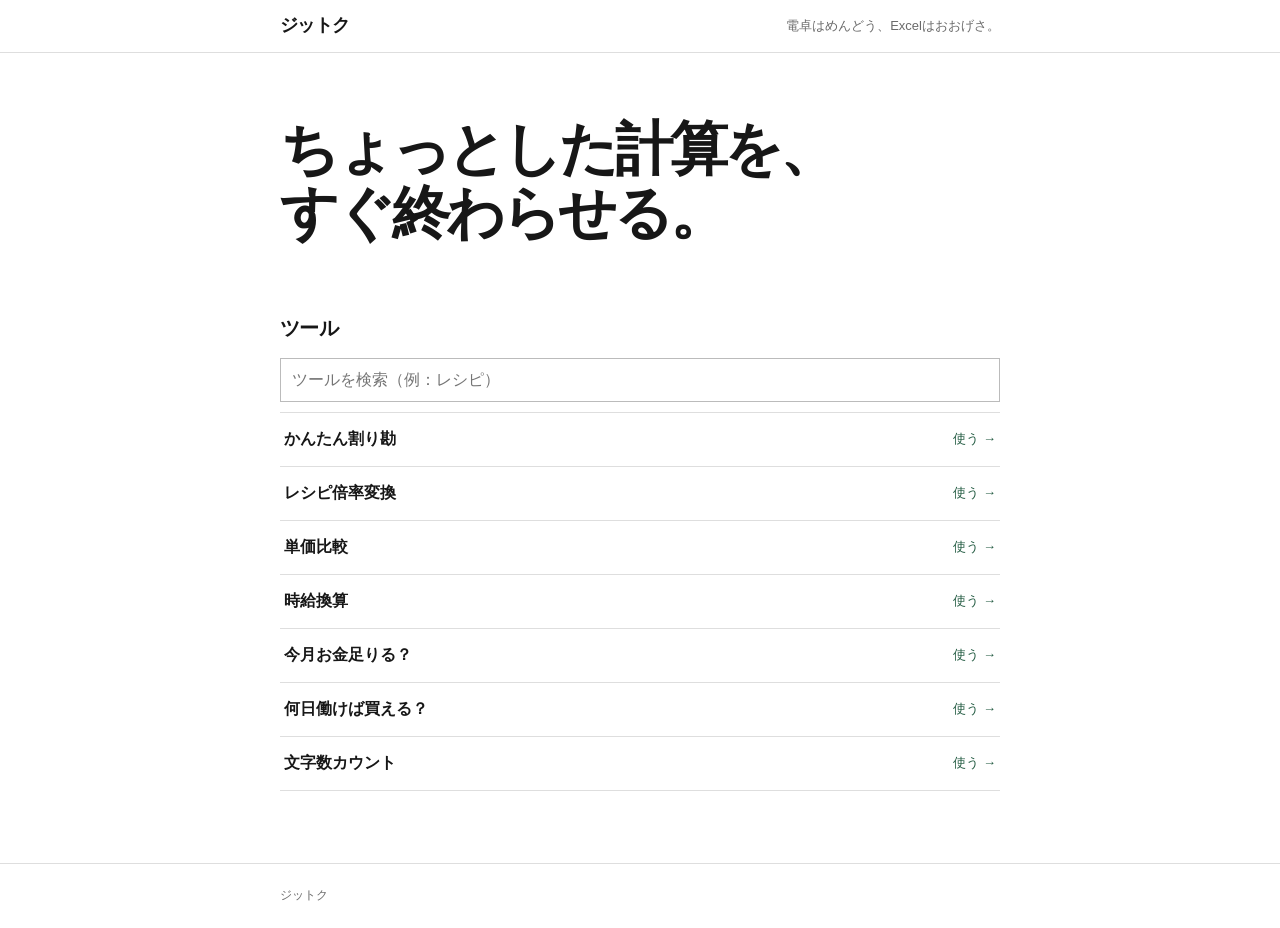
<file: index.html>
<!doctype html>
<html lang="ja">
<head>
  <meta charset="utf-8">
  <meta name="viewport" content="width=device-width,initial-scale=1">
  <meta name="description" content="割り勘、レシピの人数変更、100g・1Lあたりの単価比較、文字数カウントなど、日常のちょっと面倒な計算を無料で。">
  <meta name="robots" content="index,follow">
  <title>ジットク｜ちょっとした計算を、すぐ終わらせる。</title>
  <link rel="stylesheet" href="styles.css">
</head>
<body>
  <header><div class="wrap topbar"><a class="logo" href="./">ジットク</a><span>電卓はめんどう、Excelはおおげさ。</span></div></header>
  <main class="wrap">
    <section class="intro">
      <h1>ちょっとした計算を、<br>すぐ終わらせる。</h1>
    </section>
    <section class="tools" aria-labelledby="tools-title">
      <h2 id="tools-title">ツール</h2>
      <label class="tool-search"><span class="sr-only">ツールを検索</span><input id="tool-search" type="search" placeholder="ツールを検索（例：レシピ）" autocomplete="off"></label>
      <div class="tool-list"><a class="tool-row" href="./warikan/" data-search="かんたん割り勘 精算 飲み会 立替 1次会 2次会 参加者"><strong>かんたん割り勘</strong><span>使う →</span></a>
        <a class="tool-row" href="./recipe/" data-search="レシピ倍率変換 料理 人数 食材 分量 何人前"><strong>レシピ倍率変換</strong><span>使う →</span></a>
        <a class="tool-row" href="./unit-price/" data-search="単価比較 単位あたり 100g 1L グラム ミリリットル kg 安い 値段"><strong>単価比較</strong><span>使う →</span></a>
        <a class="tool-row" href="./hourly-wage/" data-search="時給換算 給料 月給 手取り 労働時間 実質時給"><strong>時給換算</strong><span>使う →</span></a>
        <a class="tool-row" href="./cashflow/" data-search="今月お金足りる お金 足りる 今月もつ 口座 残高 家計 給料 カード 家賃 支払い"><strong>今月お金足りる？</strong><span>使う →</span></a>
        <a class="tool-row" href="./work-to-buy/" data-search="何日働けば買える 価格 時給 労働 欲しいもの 買える"><strong>何日働けば買える？</strong><span>使う →</span></a>
        <a class="tool-row" href="./character-count/" data-search="文字数カウント 文字数 文字 カウント テキスト 文章"><strong>文字数カウント</strong><span>使う →</span></a></div>
      <p id="tool-search-empty" class="tool-search-empty" hidden>該当するツールはありません。</p>
    </section>
  </main>
  <footer><div class="wrap">ジットク</div></footer>
  <script src="app.js" defer></script>
</body>
</html>
</file>
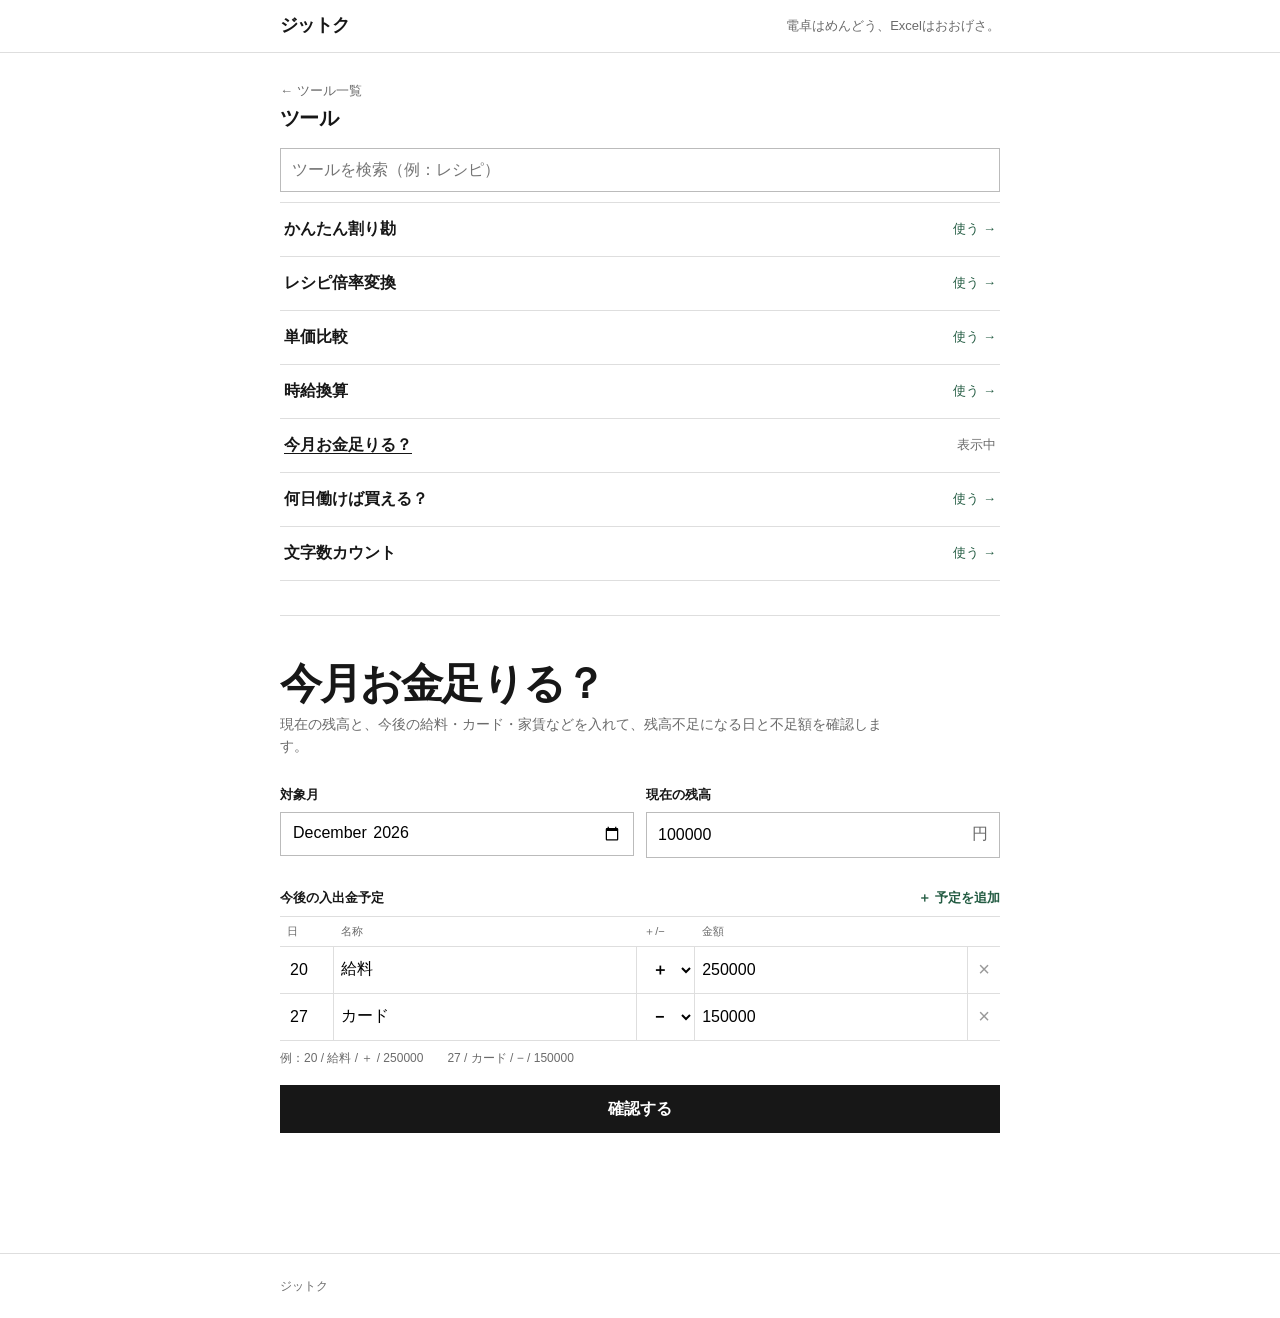
<file: cashflow/index.html>
<!doctype html>
<html lang="ja">
<head>
  <meta charset="utf-8">
  <meta name="viewport" content="width=device-width,initial-scale=1">
  <meta name="description" content="現在の口座残高と今後の給料・カード・家賃などを入力し、今月お金が足りるか、残高不足になる日と最低必要額を無料で計算します。">
  <meta name="robots" content="index,follow">
  <title>今月お金足りる？残高不足になる日を計算｜ジットク</title>
  <link rel="stylesheet" href="../styles.css">
</head>
<body>
  <header><div class="wrap topbar"><a class="logo" href="../">ジットク</a><span>電卓はめんどう、Excelはおおげさ。</span></div></header>
  <main class="wrap tool-page">
    <a class="back-link" href="../">← ツール一覧</a>
    <section class="tools" aria-labelledby="tools-title">
      <h2 id="tools-title">ツール</h2>
      <label class="tool-search"><span class="sr-only">ツールを検索</span><input id="tool-search" type="search" placeholder="ツールを検索（例：レシピ）" autocomplete="off"></label>
      <div class="tool-list"><a class="tool-row" href="../warikan/" data-search="かんたん割り勘 精算 飲み会 立替 1次会 2次会 参加者"><strong>かんたん割り勘</strong><span>使う →</span></a>
        <a class="tool-row" href="../recipe/" data-search="レシピ倍率変換 料理 人数 食材 分量 何人前"><strong>レシピ倍率変換</strong><span>使う →</span></a>
        <a class="tool-row" href="../unit-price/" data-search="単価比較 単位あたり 100g 1L グラム ミリリットル kg 安い 値段"><strong>単価比較</strong><span>使う →</span></a>
        <a class="tool-row" href="../hourly-wage/" data-search="時給換算 給料 月給 手取り 労働時間 実質時給"><strong>時給換算</strong><span>使う →</span></a>
        <a class="tool-row current" href="../cashflow/" data-search="今月お金足りる お金 足りる 今月もつ 口座 残高 家計 給料 カード 家賃 支払い"><strong>今月お金足りる？</strong><span>表示中</span></a>
        <a class="tool-row" href="../work-to-buy/" data-search="何日働けば買える 価格 時給 労働 欲しいもの 買える"><strong>何日働けば買える？</strong><span>使う →</span></a>
        <a class="tool-row" href="../character-count/" data-search="文字数カウント 文字数 文字 カウント テキスト 文章"><strong>文字数カウント</strong><span>使う →</span></a></div>
      <p id="tool-search-empty" class="tool-search-empty" hidden>該当するツールはありません。</p>
    </section>
    
    <section class="calculator">
      <div class="section-title"><h1>今月お金足りる？</h1><p>現在の残高と、今後の給料・カード・家賃などを入れて、残高不足になる日と不足額を確認します。</p></div>
      <form id="month-survival-form">
        <div class="field-grid two-col">
          <label><span>対象月</span><input id="cash-month" class="text-input" type="month" required></label>
          <label><span>現在の残高</span><div class="unit-input"><input id="current-balance" type="number" step="1" inputmode="numeric" value="100000" required><span>円</span></div></label>
        </div>
        <div class="ingredients-title cash-heading"><strong>今後の入出金予定</strong><button id="add-cashflow" class="link-button" type="button">＋ 予定を追加</button></div>
        <div class="cashflow-table" aria-label="今後の入出金予定"><div class="cashflow-header" aria-hidden="true"><span>日</span><span>名称</span><span>＋/−</span><span>金額</span><span></span></div><div id="cashflow-list" class="cashflow-list"></div></div>
        <p class="hint">例：20 / 給料 / ＋ / 250000　　27 / カード / − / 150000</p>
        <button class="submit" type="submit">確認する</button>
      </form>
      <section id="cash-result" class="result" hidden aria-live="polite"><h3 id="cash-result-title"></h3><p id="cash-result-summary" class="answer-text"></p><div id="cash-result-list" class="cash-result-list"></div></section>
    </section>
  </main>
  <footer><div class="wrap">ジットク</div></footer>
  <script src="../app.js" defer></script>
</body>
</html>
</file>
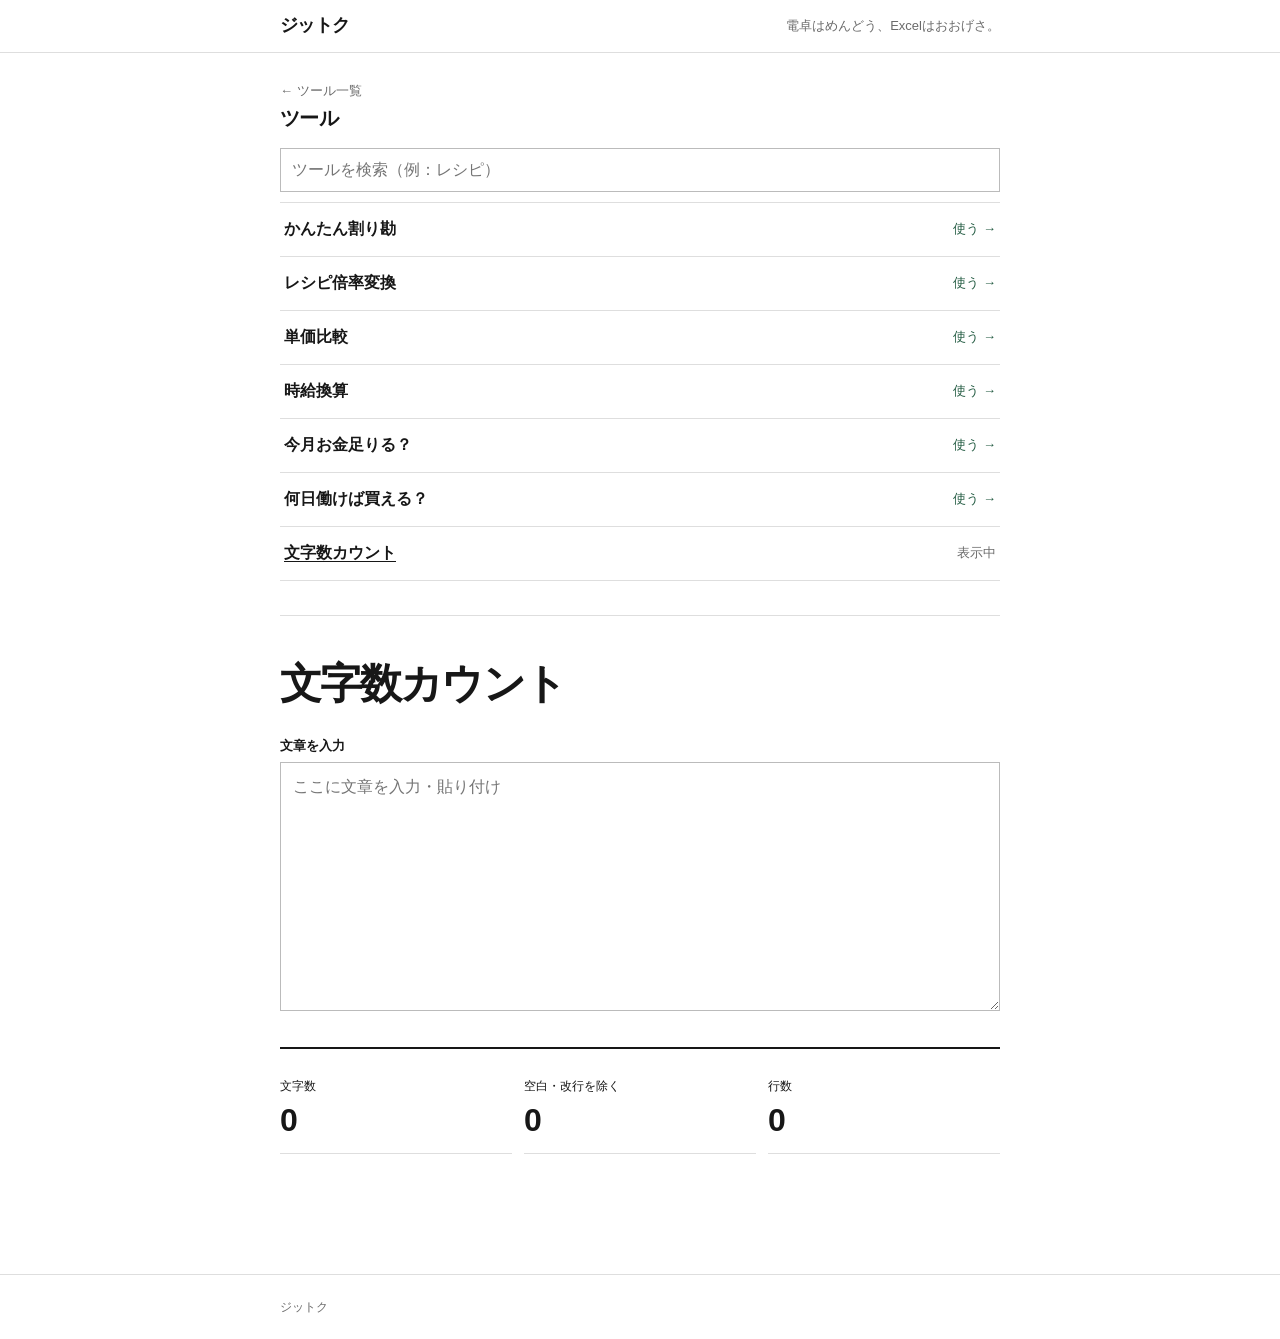
<file: character-count/index.html>
<!doctype html>
<html lang="ja">
<head>
  <meta charset="utf-8">
  <meta name="viewport" content="width=device-width,initial-scale=1">
  <meta name="description" content="文章の文字数をすぐにカウント。空白・改行を含む文字数、除いた文字数、行数を無料で確認できます。">
  <meta name="robots" content="index,follow">
  <title>文字数カウント・行数確認｜ジットク</title>
  <link rel="stylesheet" href="../styles.css">
</head>
<body>
  <header><div class="wrap topbar"><a class="logo" href="../">ジットク</a><span>電卓はめんどう、Excelはおおげさ。</span></div></header>
  <main class="wrap tool-page">
    <a class="back-link" href="../">← ツール一覧</a>
    <section class="tools" aria-labelledby="tools-title">
      <h2 id="tools-title">ツール</h2>
      <label class="tool-search"><span class="sr-only">ツールを検索</span><input id="tool-search" type="search" placeholder="ツールを検索（例：レシピ）" autocomplete="off"></label>
      <div class="tool-list"><a class="tool-row" href="../warikan/" data-search="かんたん割り勘 精算 飲み会 立替 1次会 2次会 参加者"><strong>かんたん割り勘</strong><span>使う →</span></a>
        <a class="tool-row" href="../recipe/" data-search="レシピ倍率変換 料理 人数 食材 分量 何人前"><strong>レシピ倍率変換</strong><span>使う →</span></a>
        <a class="tool-row" href="../unit-price/" data-search="単価比較 単位あたり 100g 1L グラム ミリリットル kg 安い 値段"><strong>単価比較</strong><span>使う →</span></a>
        <a class="tool-row" href="../hourly-wage/" data-search="時給換算 給料 月給 手取り 労働時間 実質時給"><strong>時給換算</strong><span>使う →</span></a>
        <a class="tool-row" href="../cashflow/" data-search="今月お金足りる お金 足りる 今月もつ 口座 残高 家計 給料 カード 家賃 支払い"><strong>今月お金足りる？</strong><span>使う →</span></a>
        <a class="tool-row" href="../work-to-buy/" data-search="何日働けば買える 価格 時給 労働 欲しいもの 買える"><strong>何日働けば買える？</strong><span>使う →</span></a>
        <a class="tool-row current" href="../character-count/" data-search="文字数カウント 文字数 文字 カウント テキスト 文章"><strong>文字数カウント</strong><span>表示中</span></a></div>
      <p id="tool-search-empty" class="tool-search-empty" hidden>該当するツールはありません。</p>
    </section>
    
    <section class="calculator">
      <div class="section-title"><h1>文字数カウント</h1></div>
      <label for="count-text"><span>文章を入力</span></label>
      <textarea id="count-text" class="counter-input" rows="9" placeholder="ここに文章を入力・貼り付け"></textarea>
      <section class="result" aria-live="polite" aria-label="カウント結果">
        <div class="counter-summary">
          <div class="counter-stat"><span>文字数</span><strong id="count-all">0</strong></div>
          <div class="counter-stat"><span>空白・改行を除く</span><strong id="count-no-space">0</strong></div>
          <div class="counter-stat"><span>行数</span><strong id="count-lines">0</strong></div>
        </div>
      </section>
    </section>
  </main>
  <footer><div class="wrap">ジットク</div></footer>
  <script src="../app.js" defer></script>
  <script src="./app.js" defer></script>
</body>
</html>
</file>
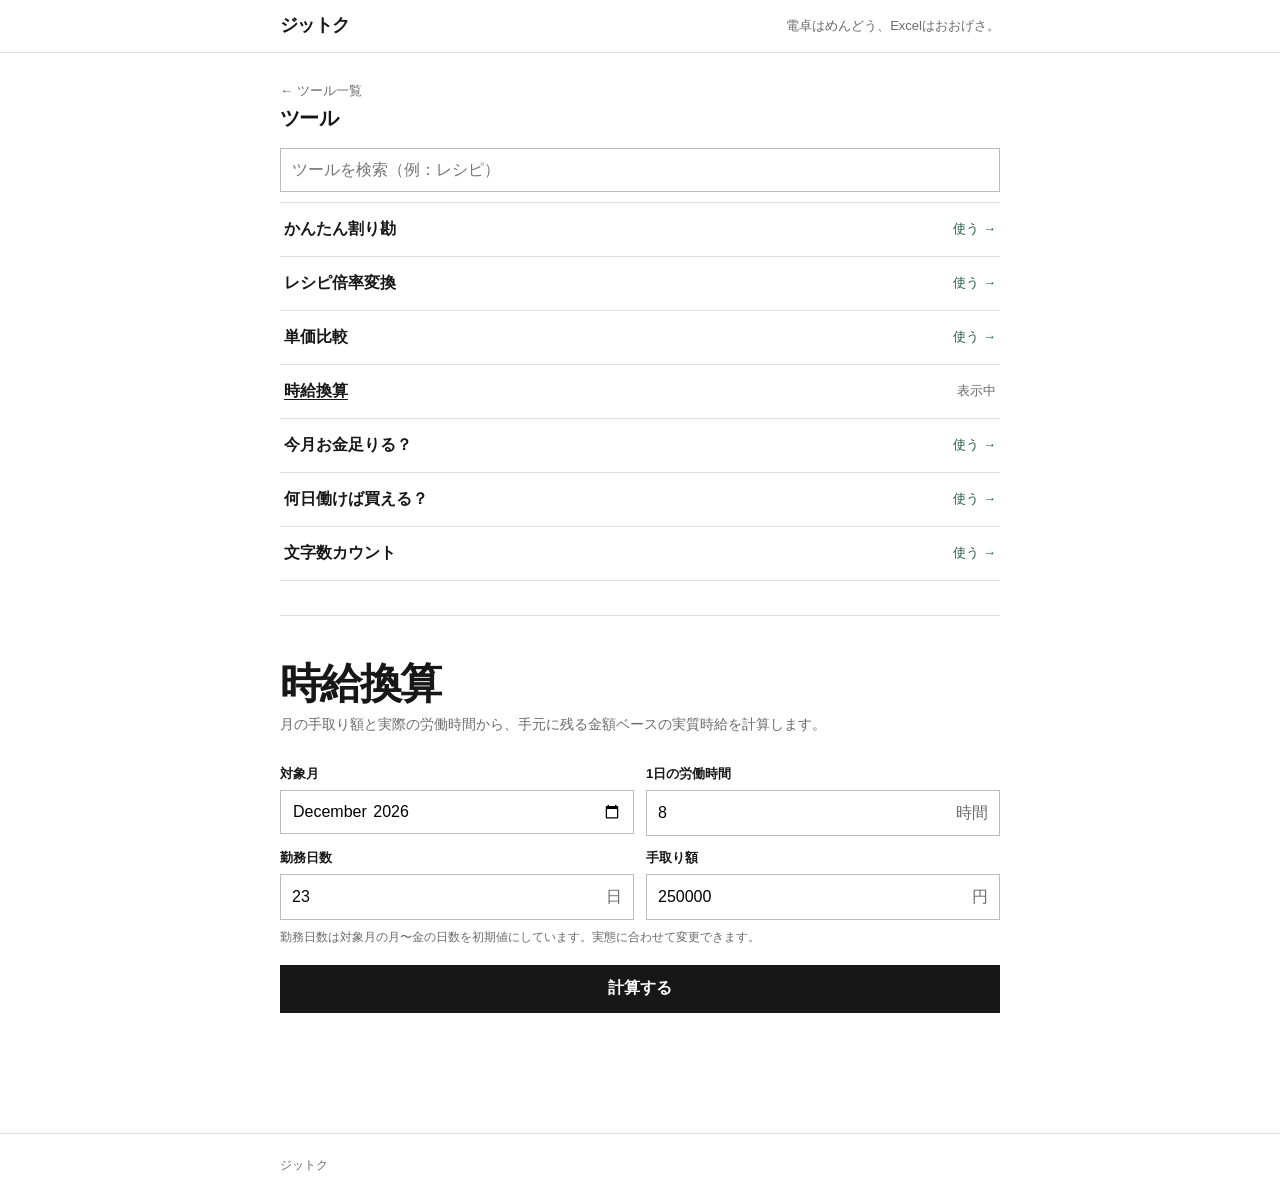
<file: hourly-wage/index.html>
<!doctype html>
<html lang="ja">
<head>
  <meta charset="utf-8">
  <meta name="viewport" content="width=device-width,initial-scale=1">
  <meta name="description" content="月の手取り額、1日の労働時間、勤務日数から実質時給を計算。月給を「実際に1時間働いて手元に残る金額」に換算できます。">
  <meta name="robots" content="index,follow">
  <title>手取りから実質時給を計算｜ジットク</title>
  <link rel="stylesheet" href="../styles.css">
</head>
<body>
  <header><div class="wrap topbar"><a class="logo" href="../">ジットク</a><span>電卓はめんどう、Excelはおおげさ。</span></div></header>
  <main class="wrap tool-page">
    <a class="back-link" href="../">← ツール一覧</a>
    <section class="tools" aria-labelledby="tools-title">
      <h2 id="tools-title">ツール</h2>
      <label class="tool-search"><span class="sr-only">ツールを検索</span><input id="tool-search" type="search" placeholder="ツールを検索（例：レシピ）" autocomplete="off"></label>
      <div class="tool-list"><a class="tool-row" href="../warikan/" data-search="かんたん割り勘 精算 飲み会 立替 1次会 2次会 参加者"><strong>かんたん割り勘</strong><span>使う →</span></a>
        <a class="tool-row" href="../recipe/" data-search="レシピ倍率変換 料理 人数 食材 分量 何人前"><strong>レシピ倍率変換</strong><span>使う →</span></a>
        <a class="tool-row" href="../unit-price/" data-search="単価比較 単位あたり 100g 1L グラム ミリリットル kg 安い 値段"><strong>単価比較</strong><span>使う →</span></a>
        <a class="tool-row current" href="../hourly-wage/" data-search="時給換算 給料 月給 手取り 労働時間 実質時給"><strong>時給換算</strong><span>表示中</span></a>
        <a class="tool-row" href="../cashflow/" data-search="今月お金足りる お金 足りる 今月もつ 口座 残高 家計 給料 カード 家賃 支払い"><strong>今月お金足りる？</strong><span>使う →</span></a>
        <a class="tool-row" href="../work-to-buy/" data-search="何日働けば買える 価格 時給 労働 欲しいもの 買える"><strong>何日働けば買える？</strong><span>使う →</span></a>
        <a class="tool-row" href="../character-count/" data-search="文字数カウント 文字数 文字 カウント テキスト 文章"><strong>文字数カウント</strong><span>使う →</span></a></div>
      <p id="tool-search-empty" class="tool-search-empty" hidden>該当するツールはありません。</p>
    </section>
    
    <section class="calculator">
      <div class="section-title"><h1>時給換算</h1><p>月の手取り額と実際の労働時間から、手元に残る金額ベースの実質時給を計算します。</p></div>
      <form id="hourly-wage-form">
        <div class="field-grid two-col">
          <label><span>対象月</span><input id="wage-month" class="text-input" type="month" required></label>
          <label><span>1日の労働時間</span><div class="unit-input"><input id="wage-daily-hours" type="number" min="0.1" step="0.1" inputmode="decimal" value="8" required><span>時間</span></div></label>
          <label><span>勤務日数</span><div class="unit-input"><input id="wage-workdays" type="number" min="1" step="1" inputmode="numeric" required><span>日</span></div></label>
          <label><span>手取り額</span><div class="unit-input"><input id="wage-takehome" type="number" min="1" step="1" inputmode="numeric" value="250000" required><span>円</span></div></label>
        </div>
        <p class="hint">勤務日数は対象月の月〜金の日数を初期値にしています。実態に合わせて変更できます。</p>
        <button class="submit" type="submit">計算する</button>
      </form>
      <section id="hourly-wage-result" class="result" hidden aria-live="polite"><h3>あなたの実質時給は</h3><p id="hourly-wage-answer" class="answer-big"></p><p id="hourly-wage-detail" class="answer-detail"></p></section>
    </section>
  </main>
  <footer><div class="wrap">ジットク</div></footer>
  <script src="../app.js" defer></script>
</body>
</html>
</file>
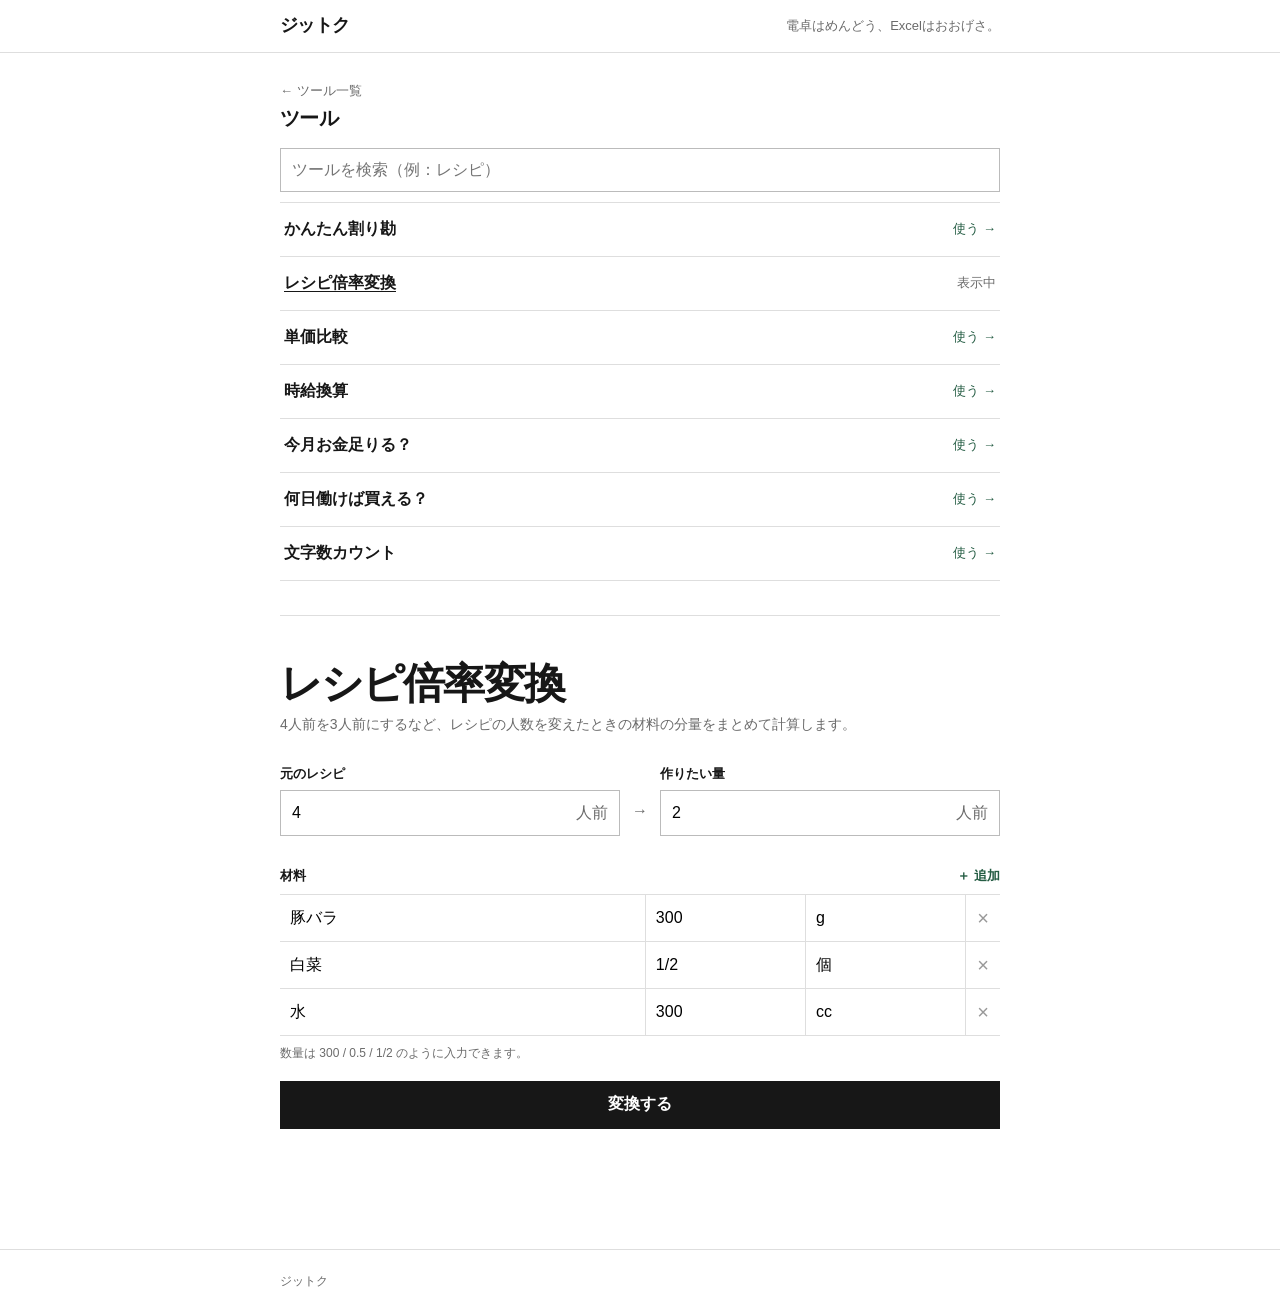
<file: recipe/index.html>
<!doctype html>
<html lang="ja">
<head>
  <meta charset="utf-8">
  <meta name="viewport" content="width=device-width,initial-scale=1">
  <meta name="description" content="4人前を3人前、2人前を5人前など、レシピの人数変更に合わせて材料の分量を一括変換。分数入力にも対応した無料計算ツールです。">
  <meta name="robots" content="index,follow">
  <title>レシピの人数・分量を自動計算｜ジットク</title>
  <link rel="stylesheet" href="../styles.css">
</head>
<body>
  <header><div class="wrap topbar"><a class="logo" href="../">ジットク</a><span>電卓はめんどう、Excelはおおげさ。</span></div></header>
  <main class="wrap tool-page">
    <a class="back-link" href="../">← ツール一覧</a>
    <section class="tools" aria-labelledby="tools-title">
      <h2 id="tools-title">ツール</h2>
      <label class="tool-search"><span class="sr-only">ツールを検索</span><input id="tool-search" type="search" placeholder="ツールを検索（例：レシピ）" autocomplete="off"></label>
      <div class="tool-list"><a class="tool-row" href="../warikan/" data-search="かんたん割り勘 精算 飲み会 立替 1次会 2次会 参加者"><strong>かんたん割り勘</strong><span>使う →</span></a>
        <a class="tool-row current" href="../recipe/" data-search="レシピ倍率変換 料理 人数 食材 分量 何人前"><strong>レシピ倍率変換</strong><span>表示中</span></a>
        <a class="tool-row" href="../unit-price/" data-search="単価比較 単位あたり 100g 1L グラム ミリリットル kg 安い 値段"><strong>単価比較</strong><span>使う →</span></a>
        <a class="tool-row" href="../hourly-wage/" data-search="時給換算 給料 月給 手取り 労働時間 実質時給"><strong>時給換算</strong><span>使う →</span></a>
        <a class="tool-row" href="../cashflow/" data-search="今月お金足りる お金 足りる 今月もつ 口座 残高 家計 給料 カード 家賃 支払い"><strong>今月お金足りる？</strong><span>使う →</span></a>
        <a class="tool-row" href="../work-to-buy/" data-search="何日働けば買える 価格 時給 労働 欲しいもの 買える"><strong>何日働けば買える？</strong><span>使う →</span></a>
        <a class="tool-row" href="../character-count/" data-search="文字数カウント 文字数 文字 カウント テキスト 文章"><strong>文字数カウント</strong><span>使う →</span></a></div>
      <p id="tool-search-empty" class="tool-search-empty" hidden>該当するツールはありません。</p>
    </section>
    
    <section class="calculator">
      <div class="section-title">
        <h1>レシピ倍率変換</h1>
        <p>4人前を3人前にするなど、レシピの人数を変えたときの材料の分量をまとめて計算します。</p>
      </div>
      <form id="recipe-form">
        <div class="servings">
          <label><span>元のレシピ</span><div class="unit-input"><input id="original-servings" type="number" min="0.1" step="0.1" inputmode="decimal" value="4" required><span>人前</span></div></label>
          <span class="to">→</span>
          <label><span>作りたい量</span><div class="unit-input"><input id="target-servings" type="number" min="0.1" step="0.1" inputmode="decimal" value="2" required><span>人前</span></div></label>
        </div>
        <div class="ingredients-title"><strong>材料</strong><button id="add-row" class="link-button" type="button">＋ 追加</button></div>
        <div id="ingredient-list" class="ingredient-list"></div>
        <p class="hint">数量は 300 / 0.5 / 1/2 のように入力できます。</p>
        <button class="submit" type="submit">変換する</button>
      </form>
      <section id="result" class="result" hidden aria-live="polite"><h3 id="result-title"></h3><div id="result-list"></div><div class="result-actions"><button id="copy-result" class="copy" type="button">コピー</button><span id="copy-status" aria-live="polite"></span></div></section>
    </section>
  </main>
  <footer><div class="wrap">ジットク</div></footer>
  <script src="../app.js" defer></script>
</body>
</html>
</file>
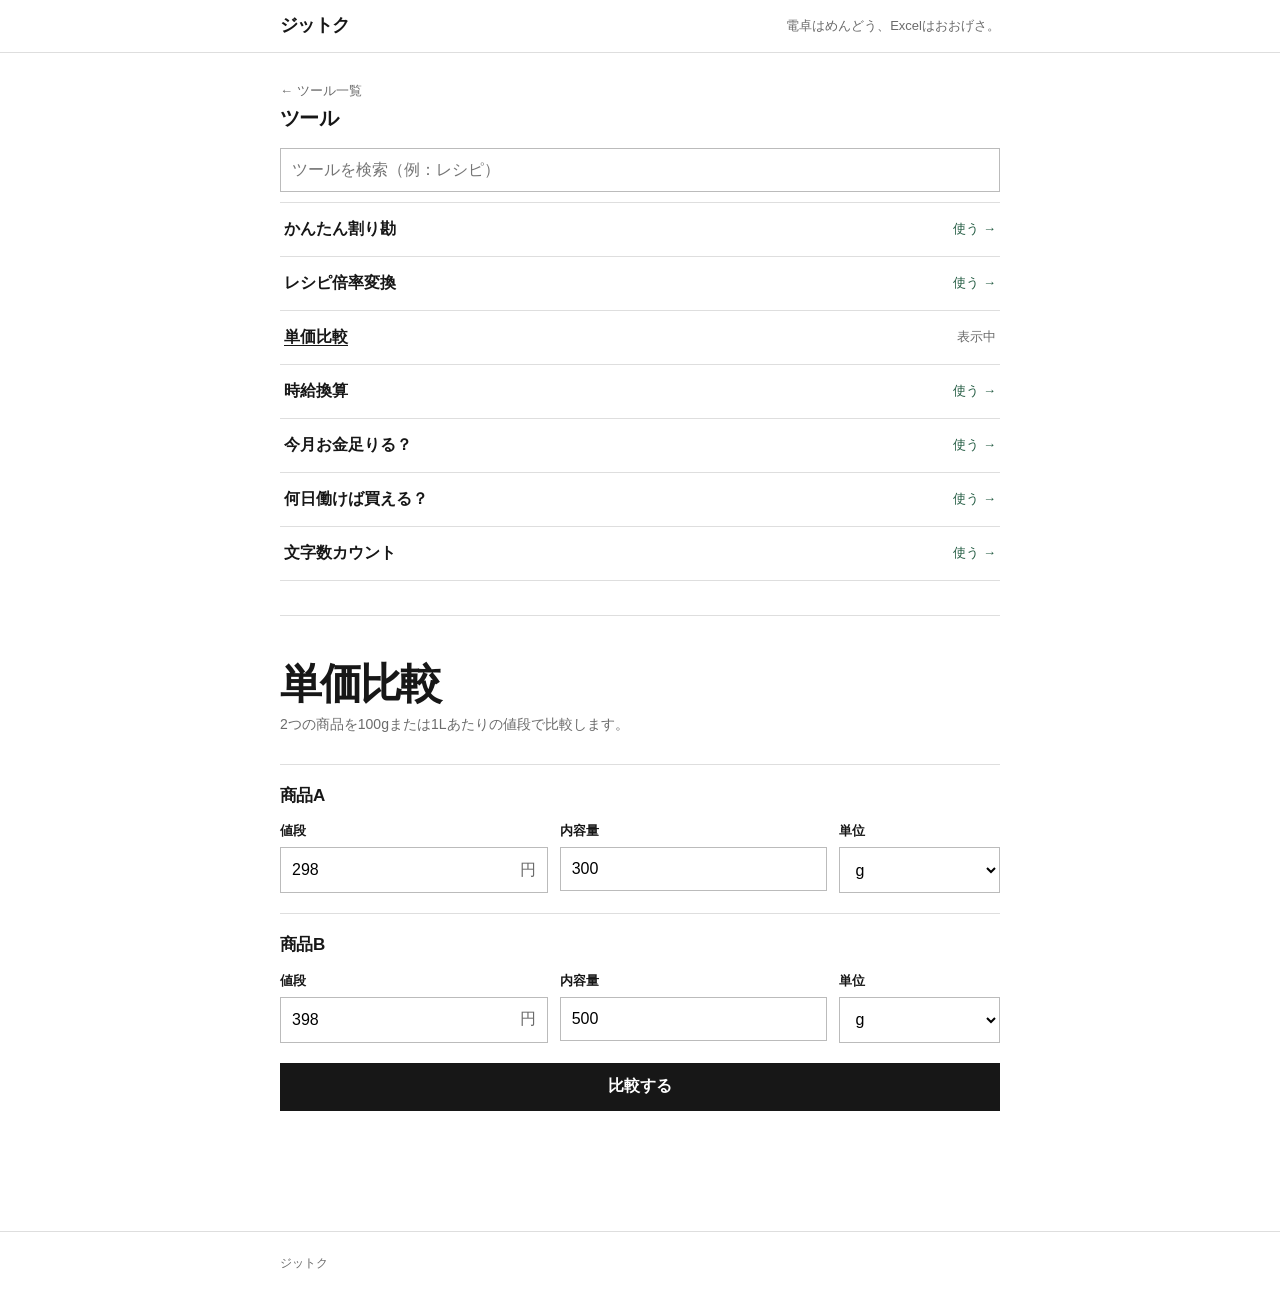
<file: unit-price/index.html>
<!doctype html>
<html lang="ja">
<head>
  <meta charset="utf-8">
  <meta name="viewport" content="width=device-width,initial-scale=1">
  <meta name="description" content="食品や日用品の価格を100g・1Lあたりの単価に換算し、2商品を比較。g・kg・mL・Lに対応する無料ツールです。">
  <meta name="robots" content="index,follow">
  <title>100g・1Lあたりの単価比較｜ジットク</title>
  <link rel="stylesheet" href="../styles.css">
</head>
<body>
  <header><div class="wrap topbar"><a class="logo" href="../">ジットク</a><span>電卓はめんどう、Excelはおおげさ。</span></div></header>
  <main class="wrap tool-page">
    <a class="back-link" href="../">← ツール一覧</a>
    <section class="tools" aria-labelledby="tools-title">
      <h2 id="tools-title">ツール</h2>
      <label class="tool-search"><span class="sr-only">ツールを検索</span><input id="tool-search" type="search" placeholder="ツールを検索（例：レシピ）" autocomplete="off"></label>
      <div class="tool-list"><a class="tool-row" href="../warikan/" data-search="かんたん割り勘 精算 飲み会 立替 1次会 2次会 参加者"><strong>かんたん割り勘</strong><span>使う →</span></a>
        <a class="tool-row" href="../recipe/" data-search="レシピ倍率変換 料理 人数 食材 分量 何人前"><strong>レシピ倍率変換</strong><span>使う →</span></a>
        <a class="tool-row current" href="../unit-price/" data-search="単価比較 単位あたり 100g 1L グラム ミリリットル kg 安い 値段"><strong>単価比較</strong><span>表示中</span></a>
        <a class="tool-row" href="../hourly-wage/" data-search="時給換算 給料 月給 手取り 労働時間 実質時給"><strong>時給換算</strong><span>使う →</span></a>
        <a class="tool-row" href="../cashflow/" data-search="今月お金足りる お金 足りる 今月もつ 口座 残高 家計 給料 カード 家賃 支払い"><strong>今月お金足りる？</strong><span>使う →</span></a>
        <a class="tool-row" href="../work-to-buy/" data-search="何日働けば買える 価格 時給 労働 欲しいもの 買える"><strong>何日働けば買える？</strong><span>使う →</span></a>
        <a class="tool-row" href="../character-count/" data-search="文字数カウント 文字数 文字 カウント テキスト 文章"><strong>文字数カウント</strong><span>使う →</span></a></div>
      <p id="tool-search-empty" class="tool-search-empty" hidden>該当するツールはありません。</p>
    </section>
    
    <section class="calculator">
      <div class="section-title"><h1>単価比較</h1><p>2つの商品を100gまたは1Lあたりの値段で比較します。</p></div>
      <form id="unit-price-form">
        <div class="compare-item"><h2>商品A</h2><div class="field-grid compare-grid">
          <label><span>値段</span><div class="unit-input"><input id="price-a" type="number" min="0" step="any" inputmode="decimal" value="298" required><span>円</span></div></label>
          <label><span>内容量</span><input class="text-input" id="quantity-a" type="number" min="0.000001" step="any" inputmode="decimal" value="300" required></label>
          <label><span>単位</span><select id="unit-a"><option value="g">g</option><option value="kg">kg</option><option value="ml">mL</option><option value="l">L</option></select></label>
        </div></div>
        <div class="compare-item"><h2>商品B</h2><div class="field-grid compare-grid">
          <label><span>値段</span><div class="unit-input"><input id="price-b" type="number" min="0" step="any" inputmode="decimal" value="398" required><span>円</span></div></label>
          <label><span>内容量</span><input class="text-input" id="quantity-b" type="number" min="0.000001" step="any" inputmode="decimal" value="500" required></label>
          <label><span>単位</span><select id="unit-b"><option value="g">g</option><option value="kg">kg</option><option value="ml">mL</option><option value="l">L</option></select></label>
        </div></div>
        <p id="unit-price-error" class="hint" role="alert" hidden></p>
        <button class="submit" type="submit">比較する</button>
      </form>
      <section id="unit-price-result" class="result" hidden aria-live="polite"><h3 id="unit-price-answer"></h3><div id="unit-price-rows"></div><p class="hint" id="unit-price-note"></p></section>
    </section>
  </main>
  <footer><div class="wrap">ジットク</div></footer>
  <script src="../app.js" defer></script>
  <script src="./app.js" defer></script>
</body>
</html>
</file>
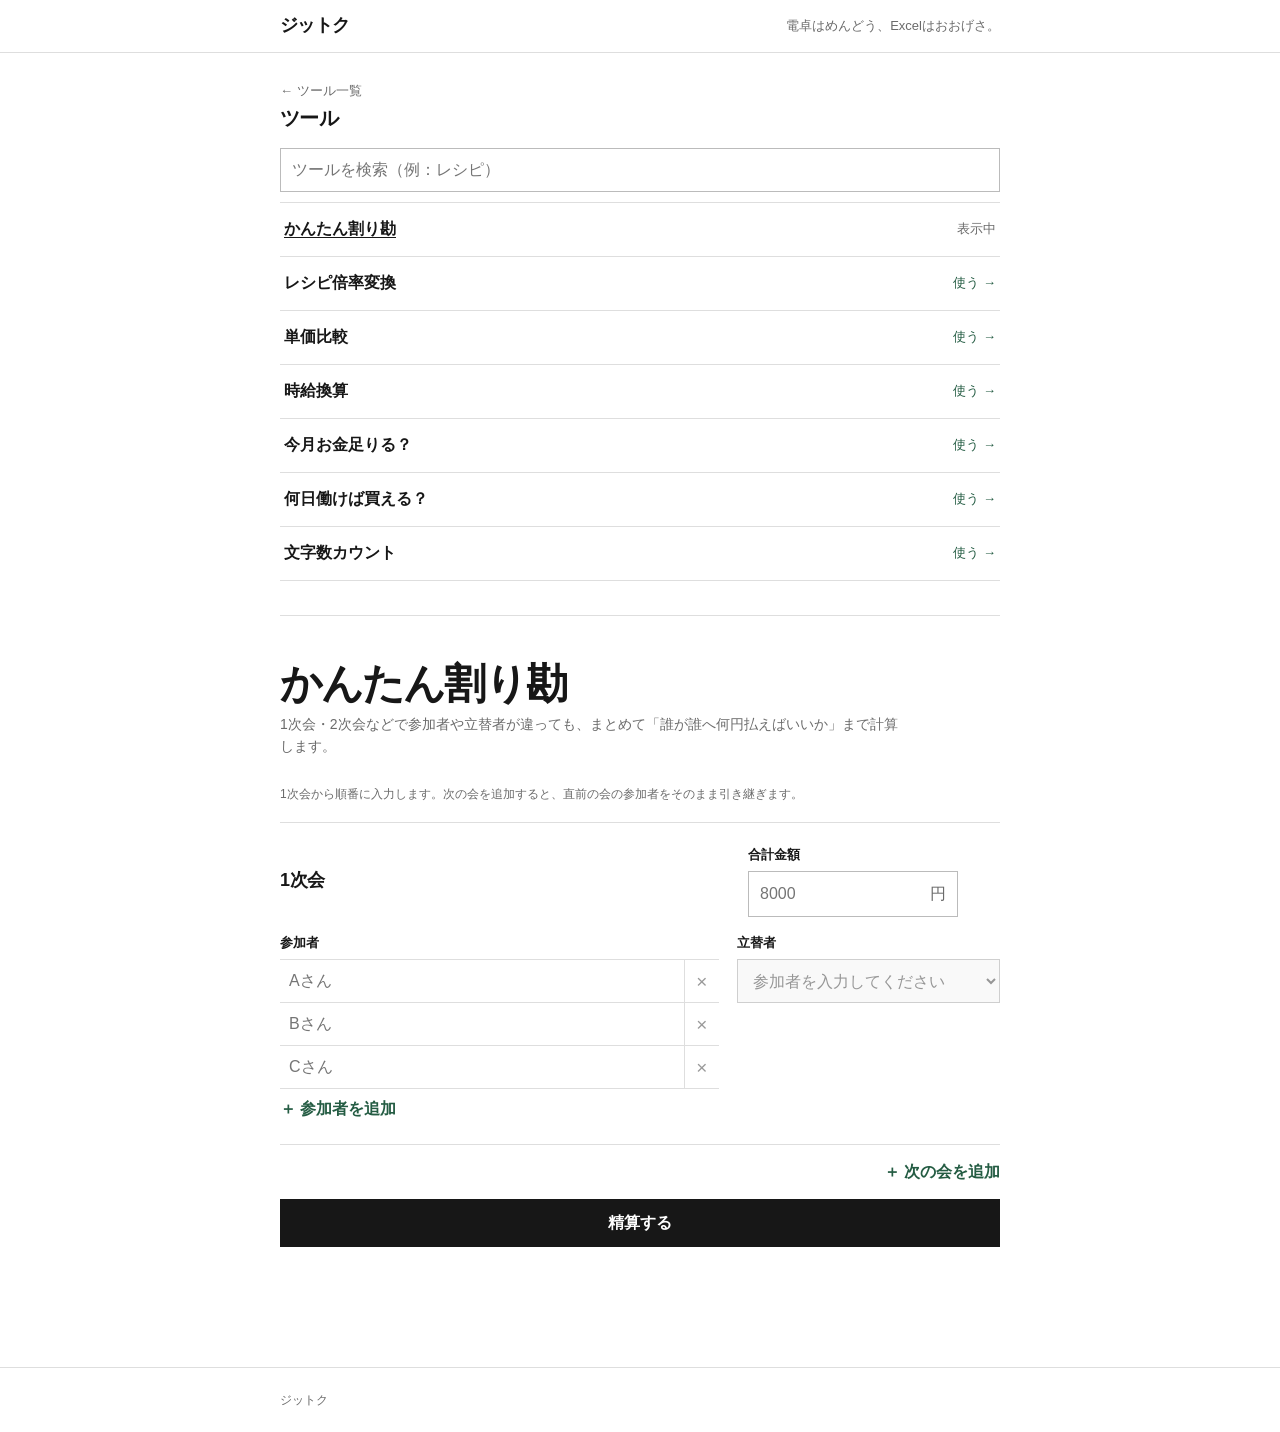
<file: warikan/index.html>
<!doctype html>
<html lang="ja">
<head>
  <meta charset="utf-8">
  <meta name="viewport" content="width=device-width,initial-scale=1">
  <meta name="description" content="1次会・2次会で参加者や立替者が違う割り勘をまとめて計算。最後に誰が誰へ何円払えば精算完了かを無料ですぐ確認できます。">
  <meta name="robots" content="index,follow">
  <title>複数の会・立替をまとめて割り勘計算｜ジットク</title>
  <link rel="stylesheet" href="../styles.css">
</head>
<body>
  <header><div class="wrap topbar"><a class="logo" href="../">ジットク</a><span>電卓はめんどう、Excelはおおげさ。</span></div></header>
  <main class="wrap tool-page">
    <a class="back-link" href="../">← ツール一覧</a>
    <section class="tools" aria-labelledby="tools-title">
      <h2 id="tools-title">ツール</h2>
      <label class="tool-search"><span class="sr-only">ツールを検索</span><input id="tool-search" type="search" placeholder="ツールを検索（例：レシピ）" autocomplete="off"></label>
      <div class="tool-list"><a class="tool-row current" href="../warikan/" data-search="かんたん割り勘 精算 飲み会 立替 1次会 2次会 参加者"><strong>かんたん割り勘</strong><span>表示中</span></a>
        <a class="tool-row" href="../recipe/" data-search="レシピ倍率変換 料理 人数 食材 分量 何人前"><strong>レシピ倍率変換</strong><span>使う →</span></a>
        <a class="tool-row" href="../unit-price/" data-search="単価比較 単位あたり 100g 1L グラム ミリリットル kg 安い 値段"><strong>単価比較</strong><span>使う →</span></a>
        <a class="tool-row" href="../hourly-wage/" data-search="時給換算 給料 月給 手取り 労働時間 実質時給"><strong>時給換算</strong><span>使う →</span></a>
        <a class="tool-row" href="../cashflow/" data-search="今月お金足りる お金 足りる 今月もつ 口座 残高 家計 給料 カード 家賃 支払い"><strong>今月お金足りる？</strong><span>使う →</span></a>
        <a class="tool-row" href="../work-to-buy/" data-search="何日働けば買える 価格 時給 労働 欲しいもの 買える"><strong>何日働けば買える？</strong><span>使う →</span></a>
        <a class="tool-row" href="../character-count/" data-search="文字数カウント 文字数 文字 カウント テキスト 文章"><strong>文字数カウント</strong><span>使う →</span></a></div>
      <p id="tool-search-empty" class="tool-search-empty" hidden>該当するツールはありません。</p>
    </section>
    
    <section class="calculator">
      <div class="section-title">
        <h1>かんたん割り勘</h1>
        <p>1次会・2次会などで参加者や立替者が違っても、まとめて「誰が誰へ何円払えばいいか」まで計算します。</p>
      </div>
      <form id="split-bill-form">
        <p class="hint split-hint">1次会から順番に入力します。次の会を追加すると、直前の会の参加者をそのまま引き継ぎます。</p>
        <div id="party-list" class="party-list"></div>
        <div class="party-add-action"><button id="add-party" class="link-button" type="button">＋ 次の会を追加</button></div>
        <button class="submit" type="submit">精算する</button>
      </form>
      <section id="split-result" class="result" hidden aria-live="polite"><h3>これだけ支払えば精算完了です。</h3><div id="split-result-list"></div><p id="split-result-note" class="hint result-note"></p></section>
    </section>
  </main>
  <footer><div class="wrap">ジットク</div></footer>
  <script src="../app.js" defer></script>
</body>
</html>
</file>
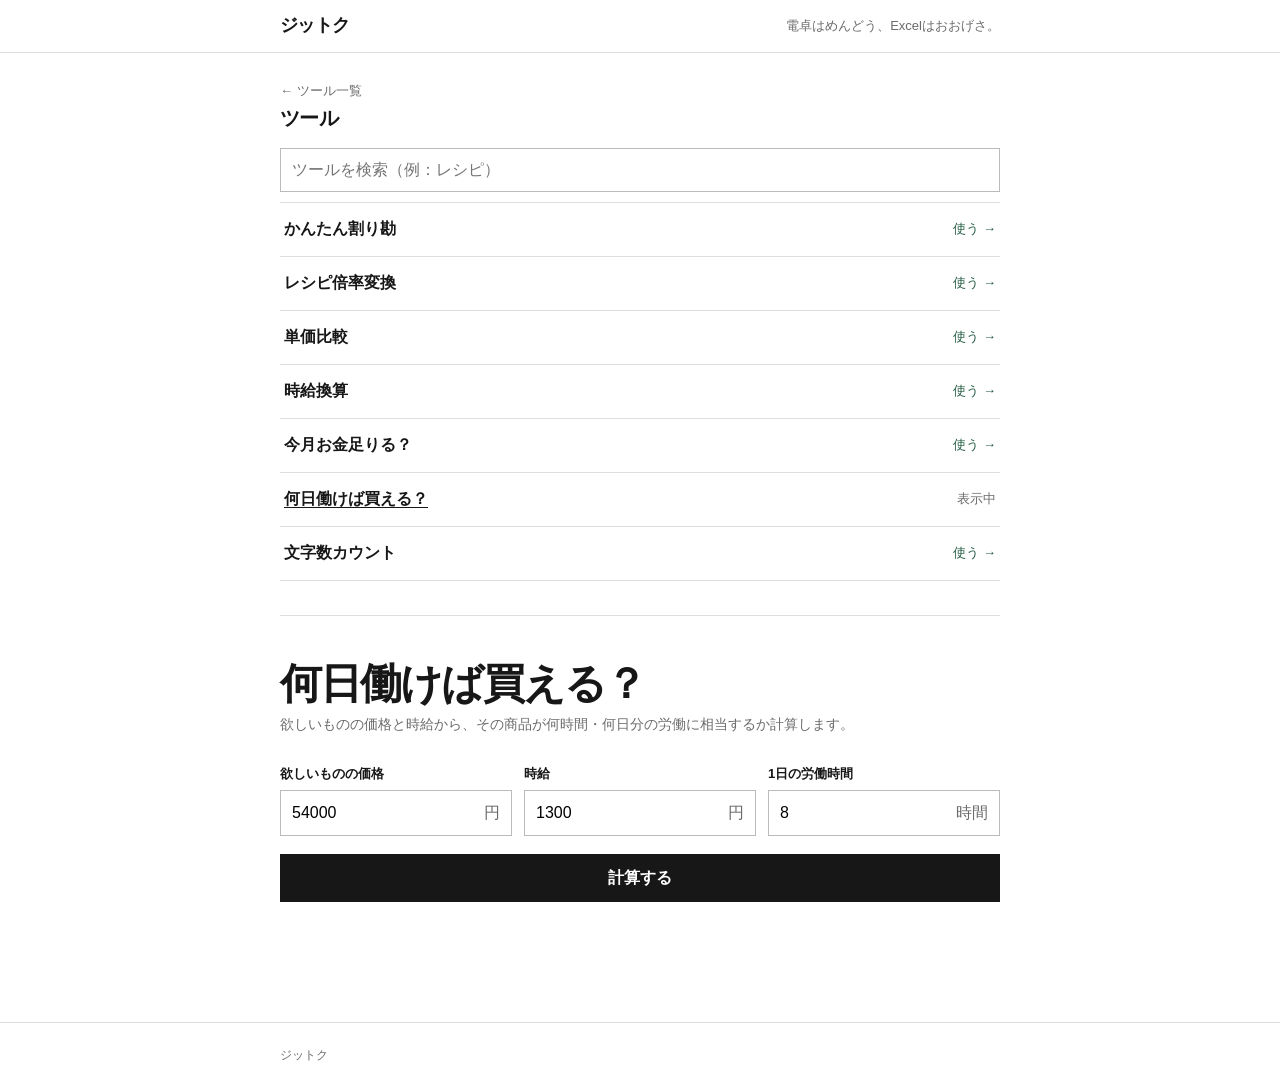
<file: work-to-buy/index.html>
<!doctype html>
<html lang="ja">
<head>
  <meta charset="utf-8">
  <meta name="viewport" content="width=device-width,initial-scale=1">
  <meta name="description" content="欲しいものの価格、時給、1日の労働時間から、その商品を買うために必要な労働時間と労働日数を無料で計算します。">
  <meta name="robots" content="index,follow">
  <title>何日働けば買える？価格を労働時間・日数に換算｜ジットク</title>
  <link rel="stylesheet" href="../styles.css">
</head>
<body>
  <header><div class="wrap topbar"><a class="logo" href="../">ジットク</a><span>電卓はめんどう、Excelはおおげさ。</span></div></header>
  <main class="wrap tool-page">
    <a class="back-link" href="../">← ツール一覧</a>
    <section class="tools" aria-labelledby="tools-title">
      <h2 id="tools-title">ツール</h2>
      <label class="tool-search"><span class="sr-only">ツールを検索</span><input id="tool-search" type="search" placeholder="ツールを検索（例：レシピ）" autocomplete="off"></label>
      <div class="tool-list"><a class="tool-row" href="../warikan/" data-search="かんたん割り勘 精算 飲み会 立替 1次会 2次会 参加者"><strong>かんたん割り勘</strong><span>使う →</span></a>
        <a class="tool-row" href="../recipe/" data-search="レシピ倍率変換 料理 人数 食材 分量 何人前"><strong>レシピ倍率変換</strong><span>使う →</span></a>
        <a class="tool-row" href="../unit-price/" data-search="単価比較 単位あたり 100g 1L グラム ミリリットル kg 安い 値段"><strong>単価比較</strong><span>使う →</span></a>
        <a class="tool-row" href="../hourly-wage/" data-search="時給換算 給料 月給 手取り 労働時間 実質時給"><strong>時給換算</strong><span>使う →</span></a>
        <a class="tool-row" href="../cashflow/" data-search="今月お金足りる お金 足りる 今月もつ 口座 残高 家計 給料 カード 家賃 支払い"><strong>今月お金足りる？</strong><span>使う →</span></a>
        <a class="tool-row current" href="../work-to-buy/" data-search="何日働けば買える 価格 時給 労働 欲しいもの 買える"><strong>何日働けば買える？</strong><span>表示中</span></a>
        <a class="tool-row" href="../character-count/" data-search="文字数カウント 文字数 文字 カウント テキスト 文章"><strong>文字数カウント</strong><span>使う →</span></a></div>
      <p id="tool-search-empty" class="tool-search-empty" hidden>該当するツールはありません。</p>
    </section>
    
    <section class="calculator">
      <div class="section-title"><h1>何日働けば買える？</h1><p>欲しいものの価格と時給から、その商品が何時間・何日分の労働に相当するか計算します。</p></div>
      <form id="work-to-buy-form">
        <div class="work-fields">
          <label><span>欲しいものの価格</span><div class="unit-input"><input id="item-price" type="number" min="1" step="1" inputmode="numeric" value="54000" required><span>円</span></div></label>
          <label><span>時給</span><div class="unit-input"><input id="hourly-wage-input" type="number" min="1" step="1" inputmode="numeric" value="1300" required><span>円</span></div></label>
          <label><span>1日の労働時間</span><div class="unit-input"><input id="daily-hours" type="number" min="0.1" step="0.1" inputmode="decimal" value="8" required><span>時間</span></div></label>
        </div>
        <button class="submit" type="submit">計算する</button>
      </form>
      <section id="work-result" class="result" hidden aria-live="polite"><h3>この商品を買うには</h3><p id="work-result-text" class="answer-text"></p></section>
    </section>
  </main>
  <footer><div class="wrap">ジットク</div></footer>
  <script src="../app.js" defer></script>
</body>
</html>
</file>
<file: styles.css>
:root {
  --text: #171717;
  --sub: #6b6b6b;
  --line: #dedede;
  --bg: #fff;
  --soft: #f7f7f7;
  --accent: #245c43;
}

* { box-sizing: border-box; }
html { width: 100%; overflow-x: hidden; }
body { width: 100%; overflow-x: hidden; }
img, svg { max-width: 100%; }
input, select, button { min-width: 0; }
body {
  margin: 0;
  color: var(--text);
  background: var(--bg);
  font-family: -apple-system, BlinkMacSystemFont, "Segoe UI", "Noto Sans JP", sans-serif;
  line-height: 1.55;
}
button, input, select { font: inherit; }
button { cursor: pointer; }
a { color: inherit; }
.wrap { width: min(720px, calc(100% - 32px)); max-width: 100%; margin: 0 auto; }

header { border-bottom: 1px solid var(--line); }
.topbar {
  min-height: 52px;
  display: flex;
  align-items: center;
  justify-content: space-between;
  gap: 16px;
  font-size: 13px;
  color: var(--sub);
}
.logo { color: var(--text); font-size: 18px; font-weight: 800; text-decoration: none; letter-spacing: -.04em; }

.intro { padding: 64px 0 54px; }
h1, h2, h3, p { margin-top: 0; }
.intro h1 {
  margin-bottom: 14px;
  font-size: clamp(36px, 8vw, 58px);
  line-height: 1.1;
  letter-spacing: -.055em;
}
.intro p { margin-bottom: 0; color: var(--sub); }

.tools { padding-bottom: 72px; }
h2 { margin-bottom: 14px; font-size: 20px; letter-spacing: -.03em; }
.tool-search { display: block; margin-bottom: 10px; }
.tool-search input,
.text-input,
select {
  width: 100%;
  height: 44px;
  padding: 0 11px;
  border: 1px solid #bbb;
  border-radius: 0;
  outline: 0;
  background: #fff;
}
.tool-search input:focus,
.text-input:focus,
select:focus { border-color: var(--text); }
.tool-list { border-top: 1px solid var(--line); }
.tool-row {
  min-height: 54px;
  padding: 0 4px;
  border-bottom: 1px solid var(--line);
  display: flex;
  align-items: center;
  justify-content: space-between;
  gap: 20px;
  text-decoration: none;
}
a.tool-row:hover strong,
a.tool-row.active strong { text-decoration: underline; text-underline-offset: 3px; }
.tool-row span { color: var(--accent); font-size: 13px; }
.tool-row[hidden] { display: none; }
.tool-search-empty { margin: 12px 4px 0; color: var(--sub); font-size: 13px; }
.sr-only {
  position: absolute;
  width: 1px;
  height: 1px;
  padding: 0;
  margin: -1px;
  overflow: hidden;
  clip: rect(0, 0, 0, 0);
  white-space: nowrap;
  border: 0;
}

.calculator { padding: 56px 0 80px; border-top: 1px solid var(--line); }
.calculator[hidden] { display: none; }
.section-title { margin-bottom: 28px; }
.section-title h2 { margin-bottom: 5px; font-size: 28px; }
.section-title p { margin-bottom: 0; color: var(--sub); font-size: 14px; }

form { margin: 0; }
label > span, .ingredients-title { font-size: 13px; font-weight: 700; }
label > span { display: block; margin-bottom: 6px; }
.block-field { display: block; }
.field-grid { display: grid; gap: 12px; margin-bottom: 8px; }
.two-col { grid-template-columns: repeat(2, 1fr); }

.servings {
  display: grid;
  grid-template-columns: 1fr auto 1fr;
  align-items: end;
  gap: 12px;
}
.unit-input {
  height: 46px;
  display: flex;
  align-items: center;
  border: 1px solid #bbb;
  background: #fff;
}
.unit-input:focus-within { border-color: var(--text); }
.unit-input input {
  width: 100%;
  min-width: 0;
  height: 100%;
  padding: 0 11px;
  border: 0;
  outline: 0;
  background: transparent;
}
.unit-input span { padding-right: 11px; color: var(--sub); white-space: nowrap; }
.to { padding-bottom: 12px; color: var(--sub); }

.ingredients-title {
  margin-top: 30px;
  margin-bottom: 8px;
  display: flex;
  justify-content: space-between;
  align-items: center;
}
.link-button, .copy {
  border: 0;
  padding: 0;
  background: transparent;
  color: var(--accent);
  font-weight: 700;
}
.inline-action {
  min-height: 32px;
  display: flex;
  align-items: center;
  justify-content: space-between;
  gap: 12px;
}
.inline-action .hint { margin: 0; }

.ingredient-list { border-top: 1px solid var(--line); }
.ingredient-row {
  display: grid;
  grid-template-columns: 1.6fr .7fr .7fr 34px;
  border-bottom: 1px solid var(--line);
}
.ingredient-row input {
  width: 100%;
  height: 46px;
  padding: 0 10px;
  border: 0;
  border-right: 1px solid var(--line);
  border-radius: 0;
  outline: 0;
  background: transparent;
}
.ingredient-row input:focus { background: var(--soft); }
.remove-row,
.remove-party,
.remove-cashflow {
  border: 0;
  background: transparent;
  color: #999;
  font-size: 20px;
}
.hint { margin: 8px 0 18px; color: var(--sub); font-size: 12px; }
.submit {
  width: 100%;
  height: 48px;
  border: 0;
  background: var(--text);
  color: #fff;
  font-weight: 800;
}
.submit:hover { background: #000; }
.submit:active { transform: translateY(1px); }

.result { margin-top: 28px; padding-top: 28px; border-top: 2px solid var(--text); }
.result h3 { margin-bottom: 12px; font-size: 18px; }
.result-item {
  min-height: 44px;
  display: grid;
  grid-template-columns: 1fr auto;
  align-items: center;
  gap: 16px;
  border-bottom: 1px solid var(--line);
}
.result-item strong { font-variant-numeric: tabular-nums; }
.result-actions { min-height: 42px; display: flex; align-items: center; gap: 14px; font-size: 12px; color: var(--accent); }
.result-note { margin-top: 10px; }
.answer-text { margin-bottom: 0; font-size: 18px; font-weight: 700; font-variant-numeric: tabular-nums; }
.answer-big { margin-bottom: 4px; font-size: 32px; font-weight: 800; letter-spacing: -.03em; font-variant-numeric: tabular-nums; }
.answer-detail { margin-bottom: 0; color: var(--sub); font-size: 13px; }

.party-list { border-top: 1px solid var(--line); }
.party-card { padding: 22px 0; border-bottom: 1px solid var(--line); }
.party-card-head {
  margin-bottom: 16px;
  display: grid;
  grid-template-columns: 1fr minmax(150px, 210px) 32px;
  gap: 10px;
  align-items: end;
}
.party-title {
  align-self: center;
  font-size: 18px;
  letter-spacing: -.02em;
}
.party-card-head .remove-party { height: 46px; }
.party-card-body {
  display: grid;
  grid-template-columns: 1.25fr .75fr;
  gap: 18px;
  align-items: start;
}
.field-label { display: block; margin-bottom: 6px; font-size: 13px; font-weight: 700; }
.party-people { border-top: 1px solid var(--line); }
.party-person-row {
  display: grid;
  grid-template-columns: minmax(0, 1fr) 34px;
  border-bottom: 1px solid var(--line);
}
.party-person-row input {
  width: 100%;
  height: 42px;
  padding: 0 9px;
  border: 0;
  border-right: 1px solid var(--line);
  border-radius: 0;
  outline: 0;
  background: transparent;
}
.party-person-row input:focus { background: var(--soft); }
.remove-person {
  border: 0;
  background: transparent;
  color: #999;
  font-size: 19px;
}
.add-person { margin-top: 8px; }
.party-payer-field select { width: 100%; }
.party-payer-field select:disabled { color: var(--sub); background: var(--soft); }
.party-add-action {
  min-height: 54px;
  display: flex;
  align-items: center;
  justify-content: flex-end;
}
.split-hint { margin-top: 0; }

.cashflow-table { border-top: 1px solid var(--line); }
.cashflow-header,
.cashflow-row {
  display: grid;
  grid-template-columns: 54px minmax(0, 1fr) 58px minmax(92px, .9fr) 32px;
}
.cashflow-header {
  min-height: 30px;
  align-items: center;
  border-bottom: 1px solid var(--line);
  color: var(--sub);
  font-size: 11px;
}
.cashflow-header span { padding: 0 7px; }
.cashflow-list { border: 0; }
.cashflow-row { border-bottom: 1px solid var(--line); }
.cashflow-row input,
.cashflow-row select {
  width: 100%;
  min-width: 0;
  height: 46px;
  padding: 0 7px;
  border: 0;
  border-right: 1px solid var(--line);
  border-radius: 0;
  outline: 0;
  background: transparent;
}
.cashflow-row input:focus,
.cashflow-row select:focus { background: var(--soft); }
.cash-day { text-align: center; font-variant-numeric: tabular-nums; }
.cash-sign { text-align: center; font-weight: 800; }
.cash-amount { font-variant-numeric: tabular-nums; }
.cash-result-list { margin-top: 18px; border-top: 1px solid var(--line); }
.cash-result-row {
  min-height: 44px;
  padding: 7px 0;
  display: grid;
  grid-template-columns: 70px 1fr auto;
  align-items: center;
  gap: 10px;
  border-bottom: 1px solid var(--line);
  font-size: 13px;
}
.cash-result-row strong { font-variant-numeric: tabular-nums; }
.negative { font-weight: 800; }

.work-fields {
  display: grid;
  grid-template-columns: repeat(3, 1fr);
  gap: 12px;
  margin-bottom: 18px;
}

footer { border-top: 1px solid var(--line); color: var(--sub); font-size: 12px; }
footer .wrap { min-height: 64px; display: flex; align-items: center; }

@media (max-width: 620px) {
  .two-col { grid-template-columns: 1fr; }
  .party-card-body { grid-template-columns: 1fr; }
}

@media (max-width: 520px) {
  .wrap { width: calc(100% - 24px); }
  .cashflow-header,
  .cashflow-row { grid-template-columns: 40px minmax(0, 1fr) 48px 92px 28px; }
  .cashflow-header span,
  .cashflow-row input,
  .cashflow-row select { padding-left: 5px; padding-right: 5px; }
  .remove-cashflow { font-size: 18px; padding: 0; }

  .topbar span { display: none; }
  .intro { padding: 48px 0 44px; }
  .tools { padding-bottom: 56px; }
  .calculator { padding: 44px 0 64px; }
  .ingredient-row { grid-template-columns: 1fr .65fr .65fr 32px; }
  .work-fields { grid-template-columns: 1fr; }
  .party-card-head { grid-template-columns: 1fr minmax(120px, 44%) 28px; }
  .party-title { font-size: 17px; }
  .party-card-head .unit-input { height: 44px; }
  .cash-result-row { grid-template-columns: 58px 1fr; }
  .cash-result-row strong { grid-column: 2; }
}


/* v0.5: tool pages */
.tool-row.current strong { text-decoration: underline; text-underline-offset: 3px; }
.tool-row.current span { color: var(--sub); }
.tool-page { padding-bottom: 40px; }
.tool-page .tools { padding-bottom: 34px; }
.tool-page .calculator { padding-top: 44px; }
.tool-page .calculator > .section-title h1 {
  margin-bottom: 6px;
  font-size: clamp(30px, 7vw, 42px);
  line-height: 1.15;
  letter-spacing: -.045em;
}
.tool-page .calculator > .section-title p { max-width: 620px; }
.back-link { display: inline-block; margin-top: 28px; color: var(--sub); font-size: 13px; text-decoration: none; }
.back-link:hover { text-decoration: underline; text-underline-offset: 3px; }
.seo-copy { padding: 0 0 72px; color: var(--sub); font-size: 14px; }
.seo-copy h2 { margin-bottom: 8px; color: var(--text); font-size: 16px; }
.seo-copy p { margin-bottom: 8px; }
.home-note { margin-top: 14px; color: var(--sub); font-size: 13px; }

/* Lightweight comparison and text-count tools */
.compare-item { border-top: 1px solid var(--line); padding: 18px 0 12px; }
.compare-item h2 { margin-bottom: 12px; font-size: 17px; }
.compare-grid { grid-template-columns: minmax(0,1fr) minmax(0,1fr) minmax(92px,.6fr); }
.compare-grid select { height: 46px; }
.counter-input { width: 100%; min-height: 210px; padding: 12px; border: 1px solid #bbb; border-radius: 0; outline: 0; background: #fff; font: inherit; line-height: 1.55; resize: vertical; }
.counter-input:focus { border-color: var(--text); }
.counter-summary { display: grid; grid-template-columns: repeat(3,minmax(0,1fr)); gap: 12px; }
.counter-stat { border-bottom: 1px solid var(--line); padding-bottom: 8px; font-size: 12px; }
.counter-stat strong { display: block; font-size: clamp(22px, 5vw, 32px); font-weight: 800; font-variant-numeric: tabular-nums; }
@media (max-width: 540px) {
  .compare-grid { grid-template-columns: repeat(2,minmax(0,1fr)); }
  .compare-grid > label:last-child { grid-column: 1 / -1; }
  .counter-summary { gap: 6px; }
}
</file>
